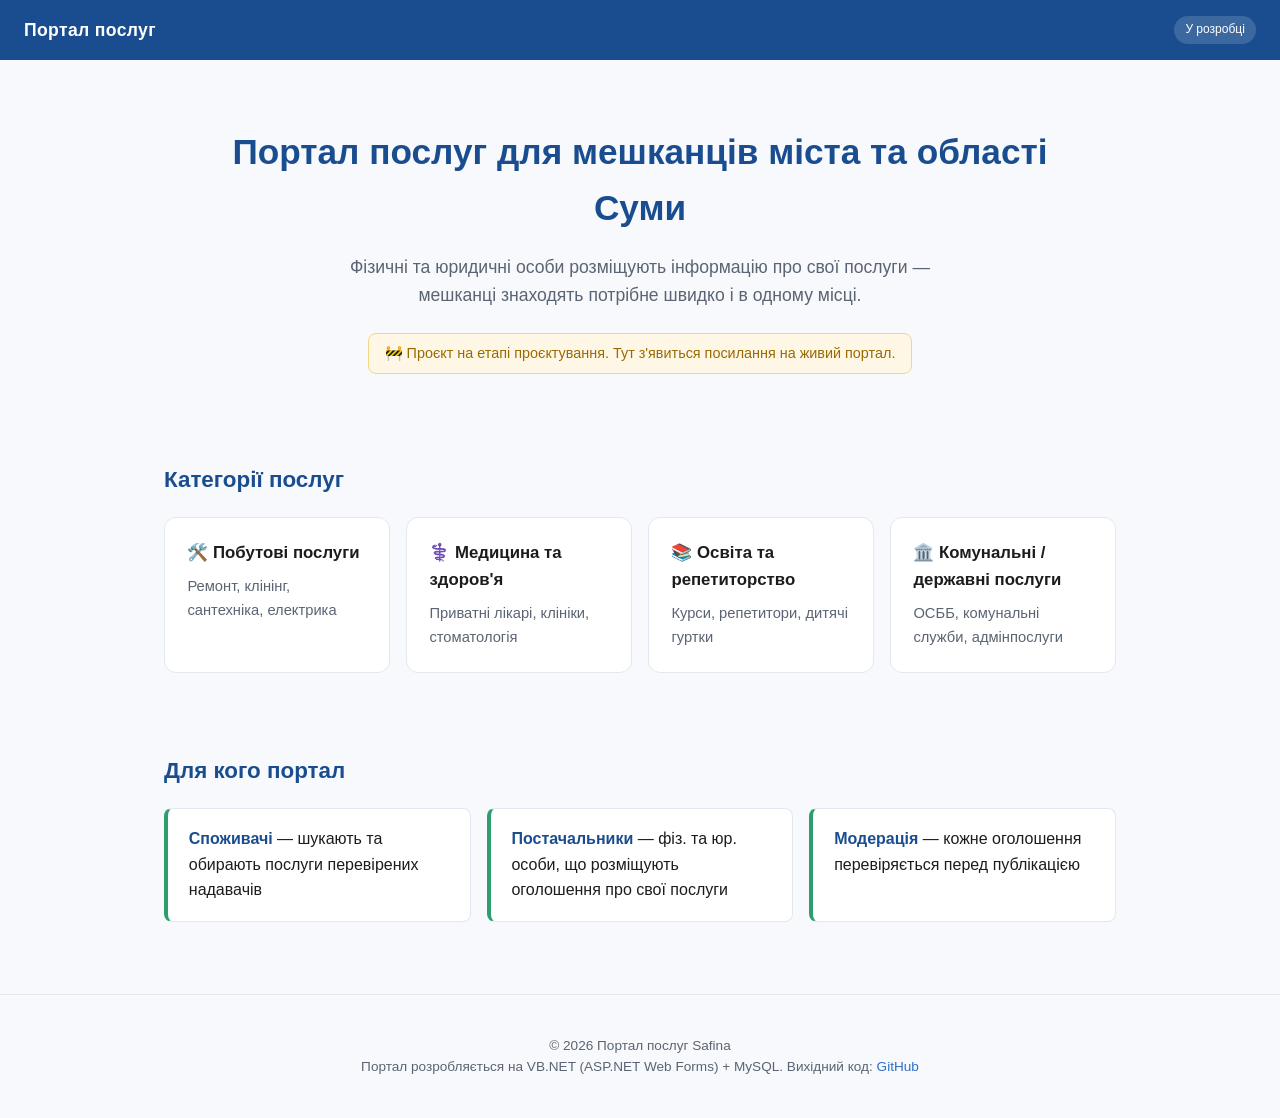
<file: index.html>
<!DOCTYPE html>
<html lang="uk">
<head>
<meta charset="UTF-8">
<meta name="viewport" content="width=device-width, initial-scale=1.0">
<title>Портал послуг Safina</title>
<meta name="description" content="Веб-портал послуг для мешканців міста та області Суми — постачальники розміщують послуги, мешканці їх знаходять.">
<style>
  *{margin:0;padding:0;box-sizing:border-box}
  :root{
    --blue:#1a4d8f; --blue-light:#2f6fc7; --bg:#f7f9fc; --white:#fff;
    --text:#1c1c1e; --gray:#5b6472; --border:#e2e8f0; --accent:#2f9e6f;
  }
  html{scroll-behavior:smooth}
  body{font-family:-apple-system,'Segoe UI',Roboto,sans-serif;background:var(--bg);color:var(--text);line-height:1.6}
  nav{position:sticky;top:0;z-index:10;background:var(--blue);padding:0 1.5rem;height:60px;display:flex;align-items:center;justify-content:space-between}
  .logo{color:#fff;font-weight:700;font-size:1.1rem;letter-spacing:.02em}
  .badge{background:rgba(255,255,255,.15);color:#fff;font-size:.75rem;padding:.3rem .7rem;border-radius:999px}
  .hero{max-width:900px;margin:0 auto;padding:4rem 1.5rem 3rem;text-align:center}
  .hero h1{font-size:2.2rem;color:var(--blue);margin-bottom:1rem}
  .hero p{color:var(--gray);font-size:1.1rem;max-width:650px;margin:0 auto}
  .status{display:inline-block;margin-top:1.5rem;background:#fff7e6;color:#9a6a00;border:1px solid #f3d68a;padding:.5rem 1rem;border-radius:8px;font-size:.9rem}
  .section{max-width:1000px;margin:0 auto;padding:2.5rem 1.5rem}
  .section h2{color:var(--blue);font-size:1.4rem;margin-bottom:1.2rem}
  .cards{display:grid;grid-template-columns:repeat(auto-fit,minmax(220px,1fr));gap:1rem}
  .card{background:var(--white);border:1px solid var(--border);border-radius:12px;padding:1.4rem}
  .card h3{font-size:1.05rem;color:var(--text);margin-bottom:.5rem}
  .card p{color:var(--gray);font-size:.92rem}
  .roles{display:grid;grid-template-columns:repeat(auto-fit,minmax(200px,1fr));gap:1rem}
  .role{background:var(--white);border:1px solid var(--border);border-left:4px solid var(--accent);border-radius:8px;padding:1.1rem 1.3rem}
  .role b{color:var(--blue)}
  footer{text-align:center;padding:2.5rem 1.5rem;color:var(--gray);font-size:.85rem;border-top:1px solid var(--border);margin-top:2rem}
  footer a{color:var(--blue-light);text-decoration:none}
  footer a:hover{text-decoration:underline}
</style>
</head>
<body>
  <nav>
    <span class="logo">Портал послуг</span>
    <span class="badge">У розробці</span>
  </nav>

  <section class="hero">
    <h1>Портал послуг для мешканців міста та області Суми</h1>
    <p>Фізичні та юридичні особи розміщують інформацію про свої послуги —
       мешканці знаходять потрібне швидко і в одному місці.</p>
    <div class="status">🚧 Проєкт на етапі проєктування. Тут з'явиться посилання на живий портал.</div>
  </section>

  <section class="section">
    <h2>Категорії послуг</h2>
    <div class="cards">
      <div class="card"><h3>🛠️ Побутові послуги</h3><p>Ремонт, клінінг, сантехніка, електрика</p></div>
      <div class="card"><h3>⚕️ Медицина та здоров'я</h3><p>Приватні лікарі, клініки, стоматологія</p></div>
      <div class="card"><h3>📚 Освіта та репетиторство</h3><p>Курси, репетитори, дитячі гуртки</p></div>
      <div class="card"><h3>🏛️ Комунальні / державні послуги</h3><p>ОСББ, комунальні служби, адмінпослуги</p></div>
    </div>
  </section>

  <section class="section">
    <h2>Для кого портал</h2>
    <div class="roles">
      <div class="role"><b>Споживачі</b> — шукають та обирають послуги перевірених надавачів</div>
      <div class="role"><b>Постачальники</b> — фіз. та юр. особи, що розміщують оголошення про свої послуги</div>
      <div class="role"><b>Модерація</b> — кожне оголошення перевіряється перед публікацією</div>
    </div>
  </section>

  <footer>
    <p>&copy; 2026 Портал послуг Safina</p>
    <p>
      Портал розробляється на VB.NET (ASP.NET Web Forms) + MySQL.
      Вихідний код: <a href="https://github.com/IgorMataev2025/sumy_SM.github.io">GitHub</a>
    </p>
  </footer>
</body>
</html>
</file>
